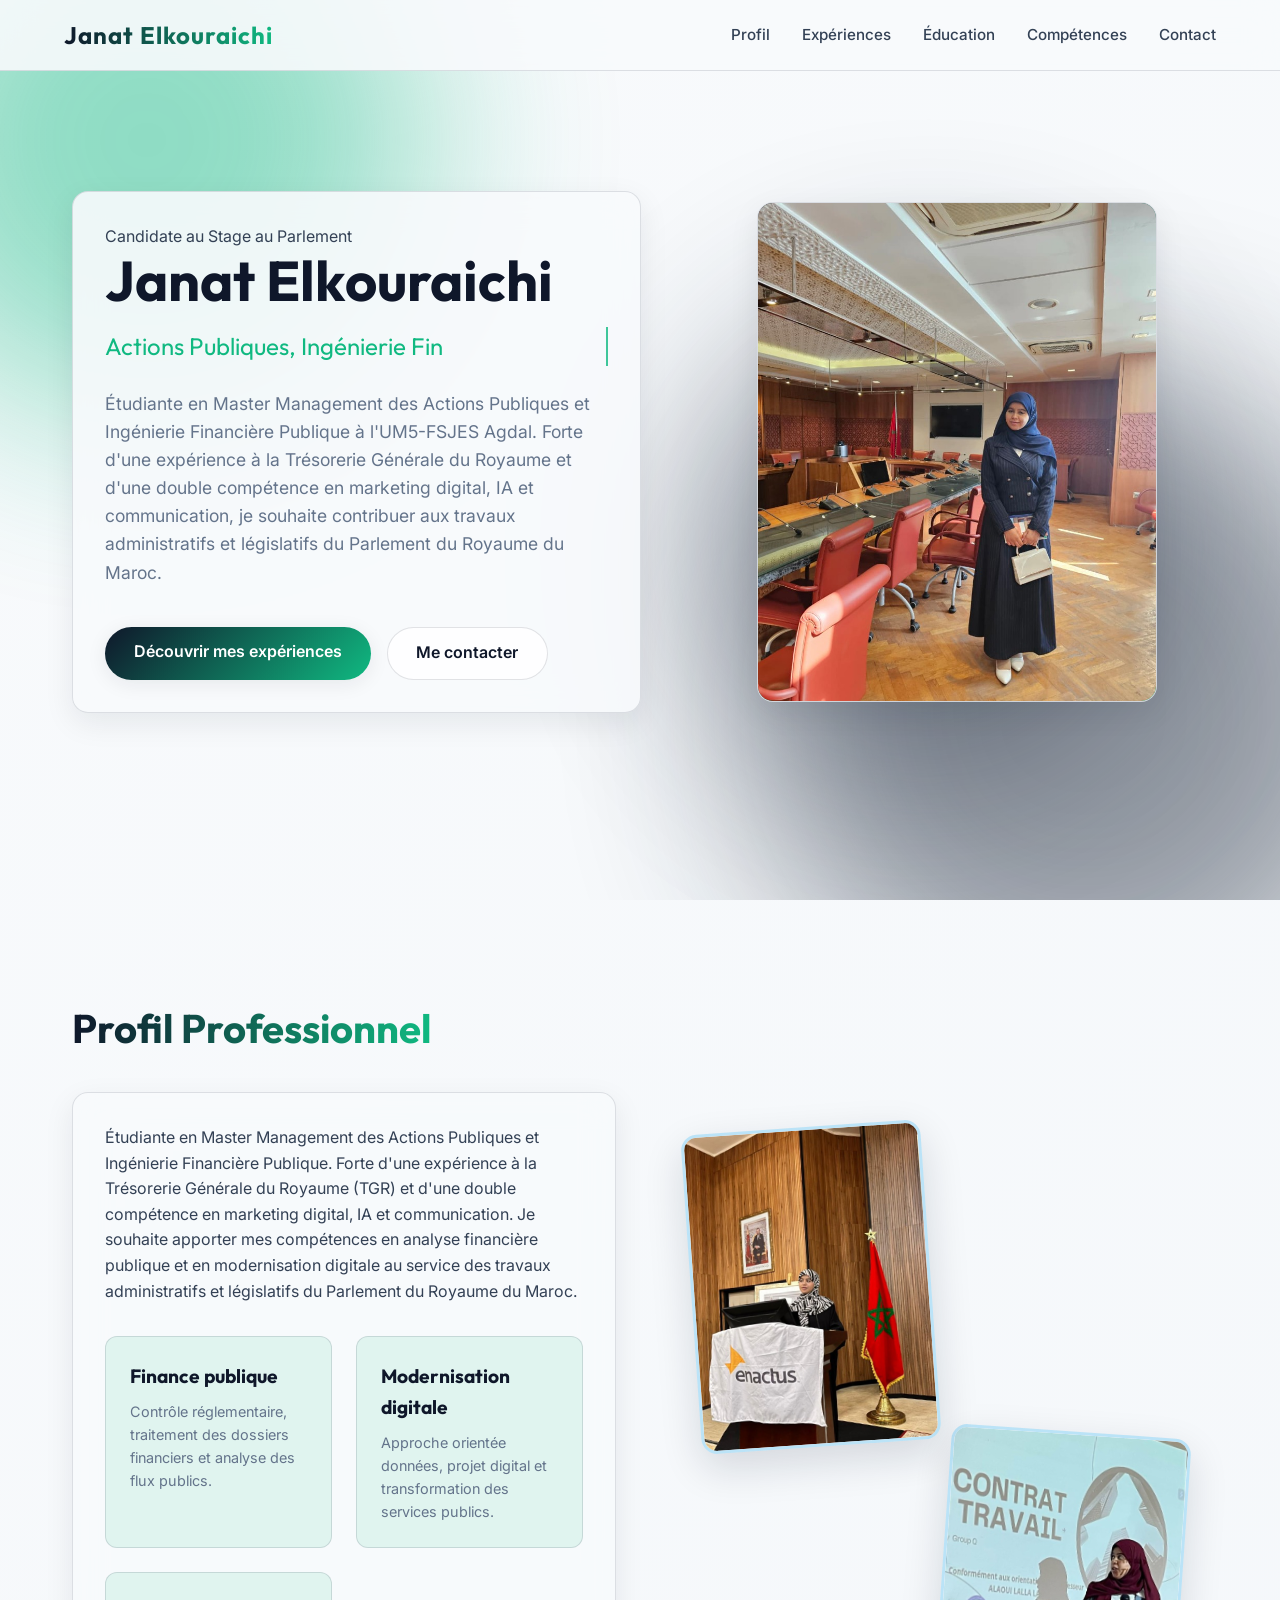
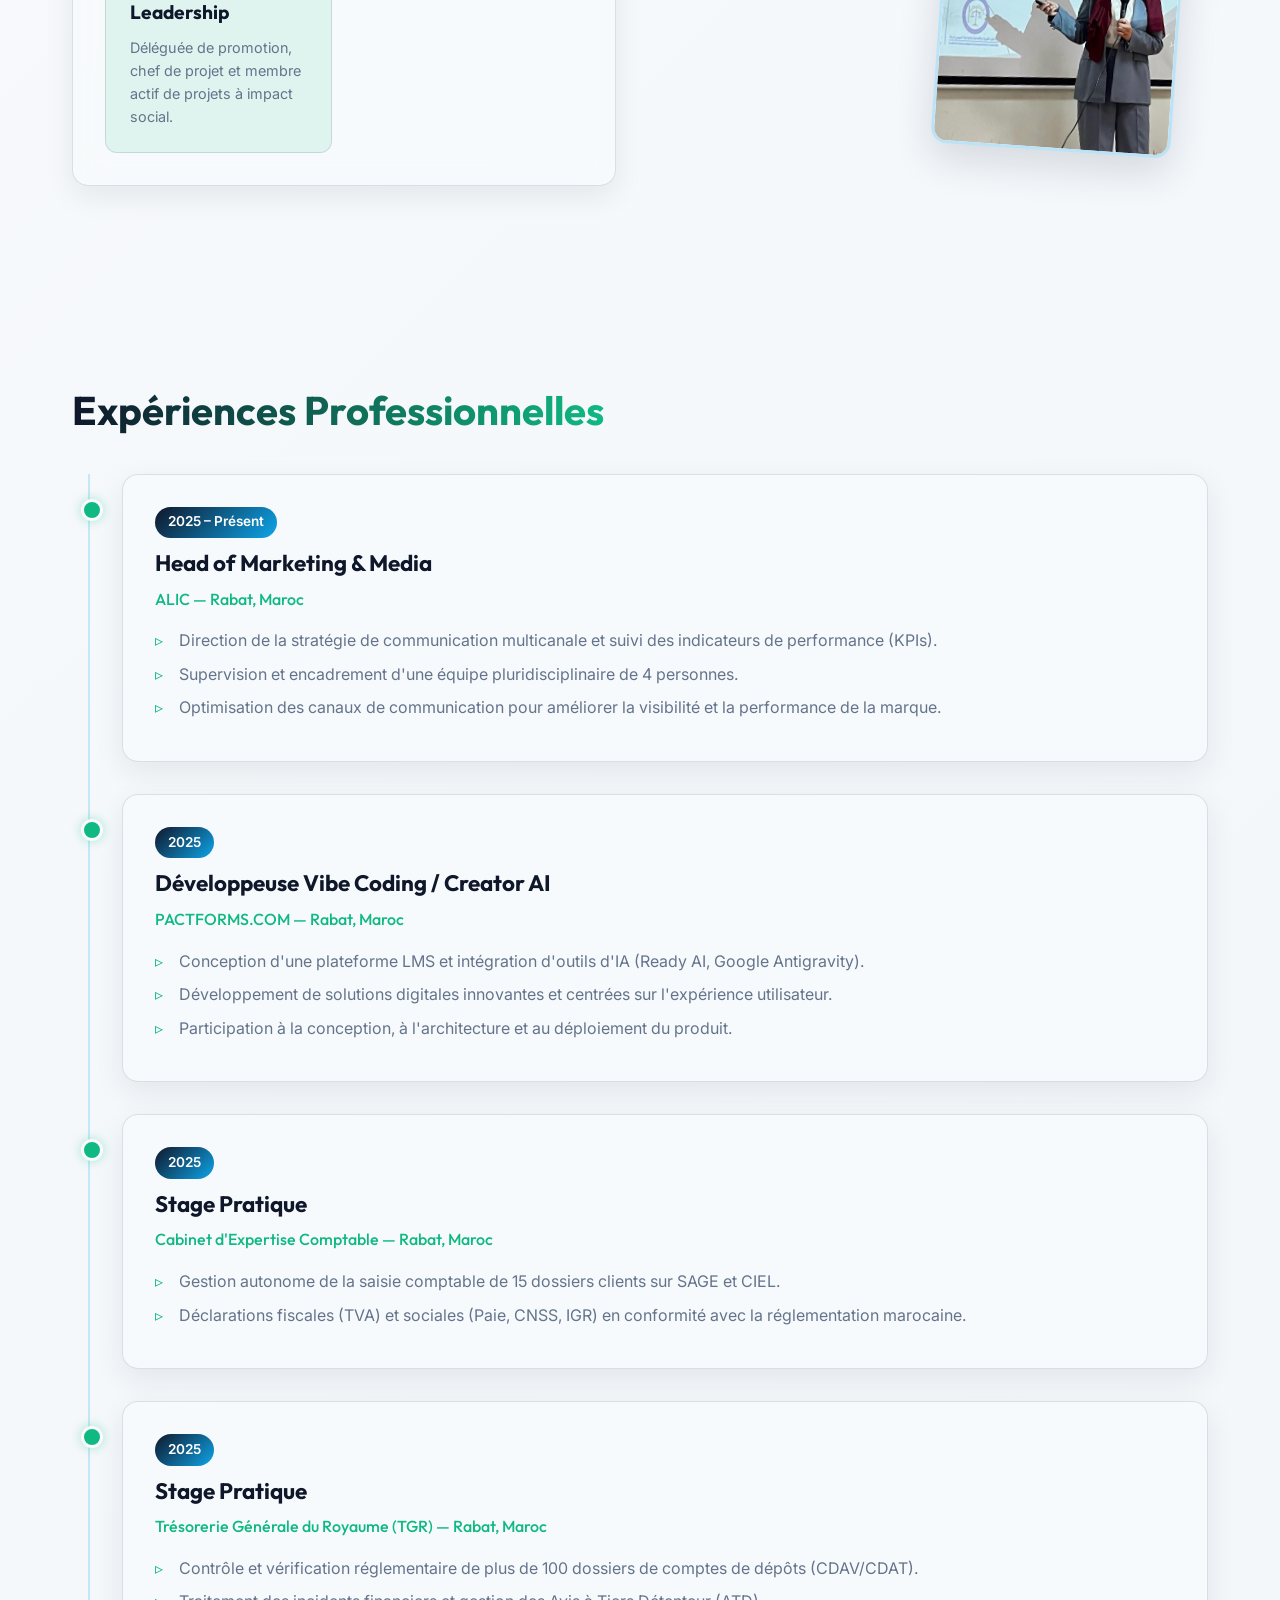
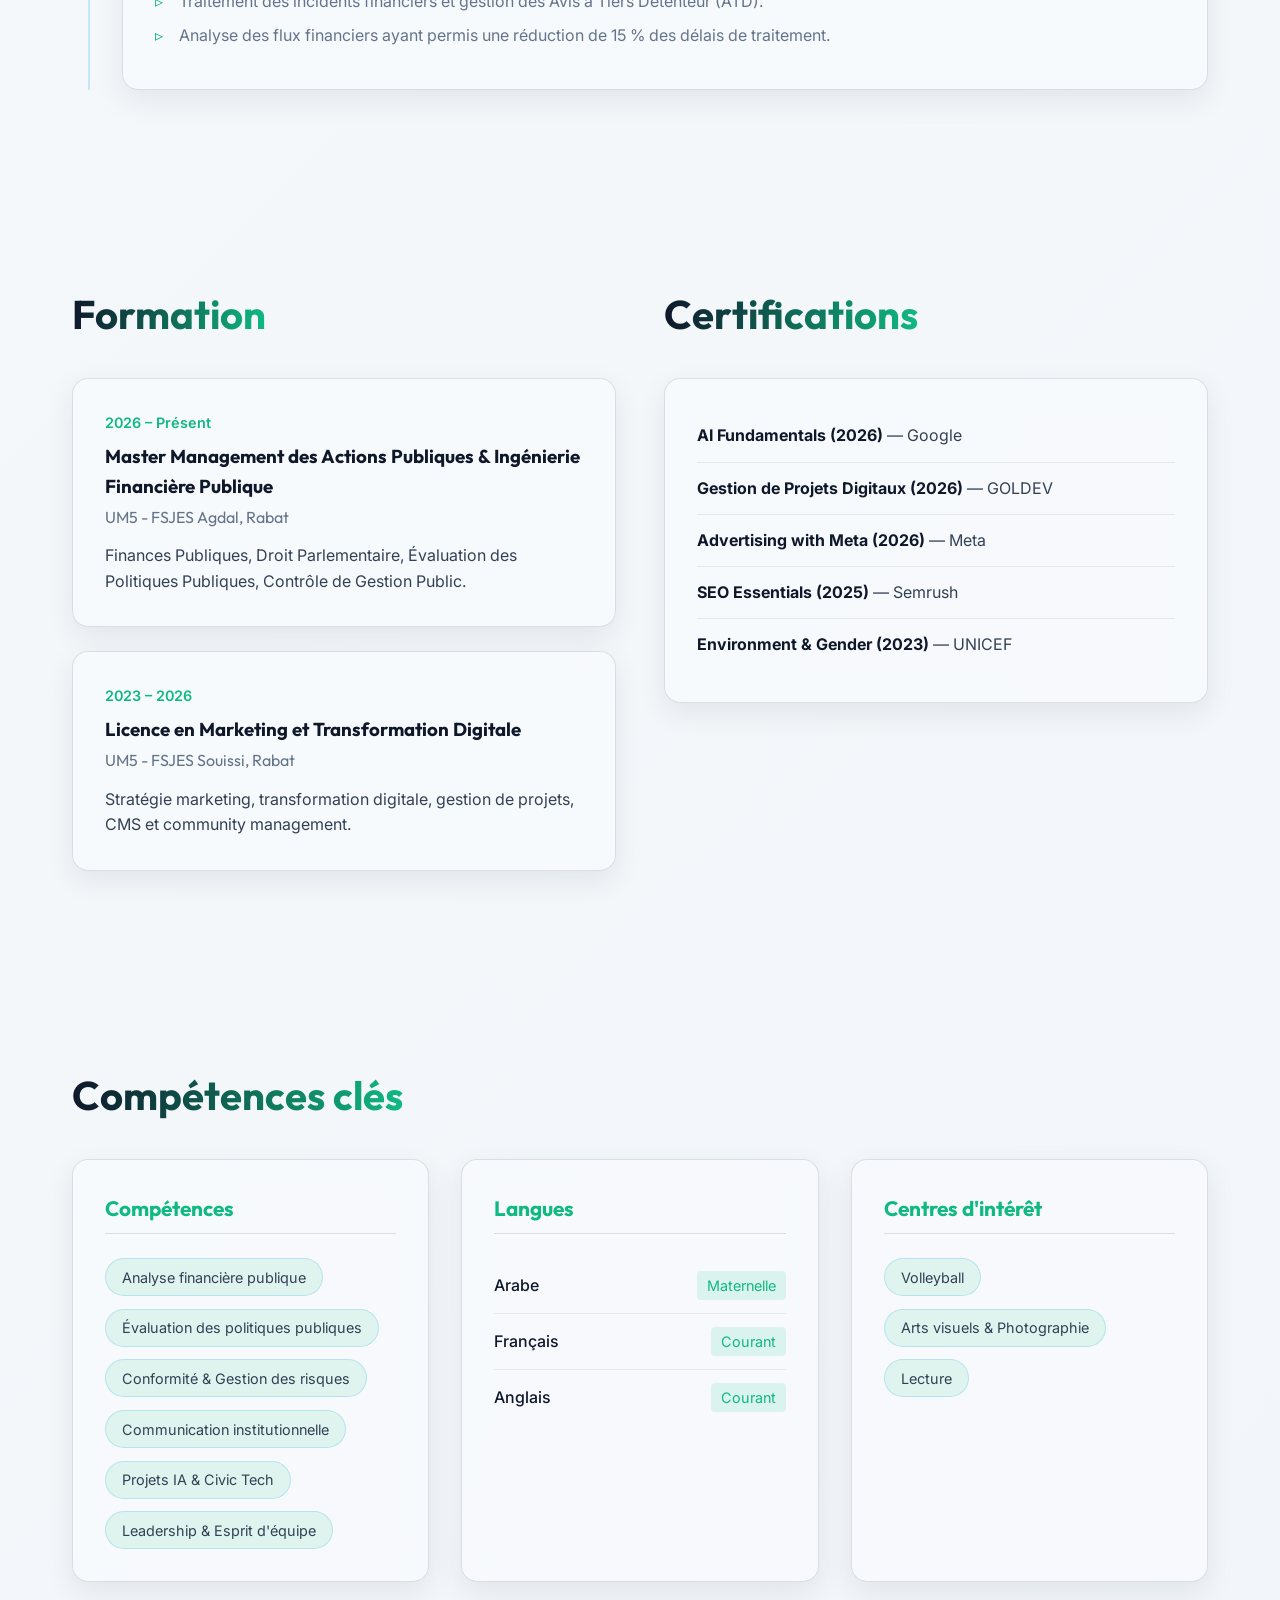
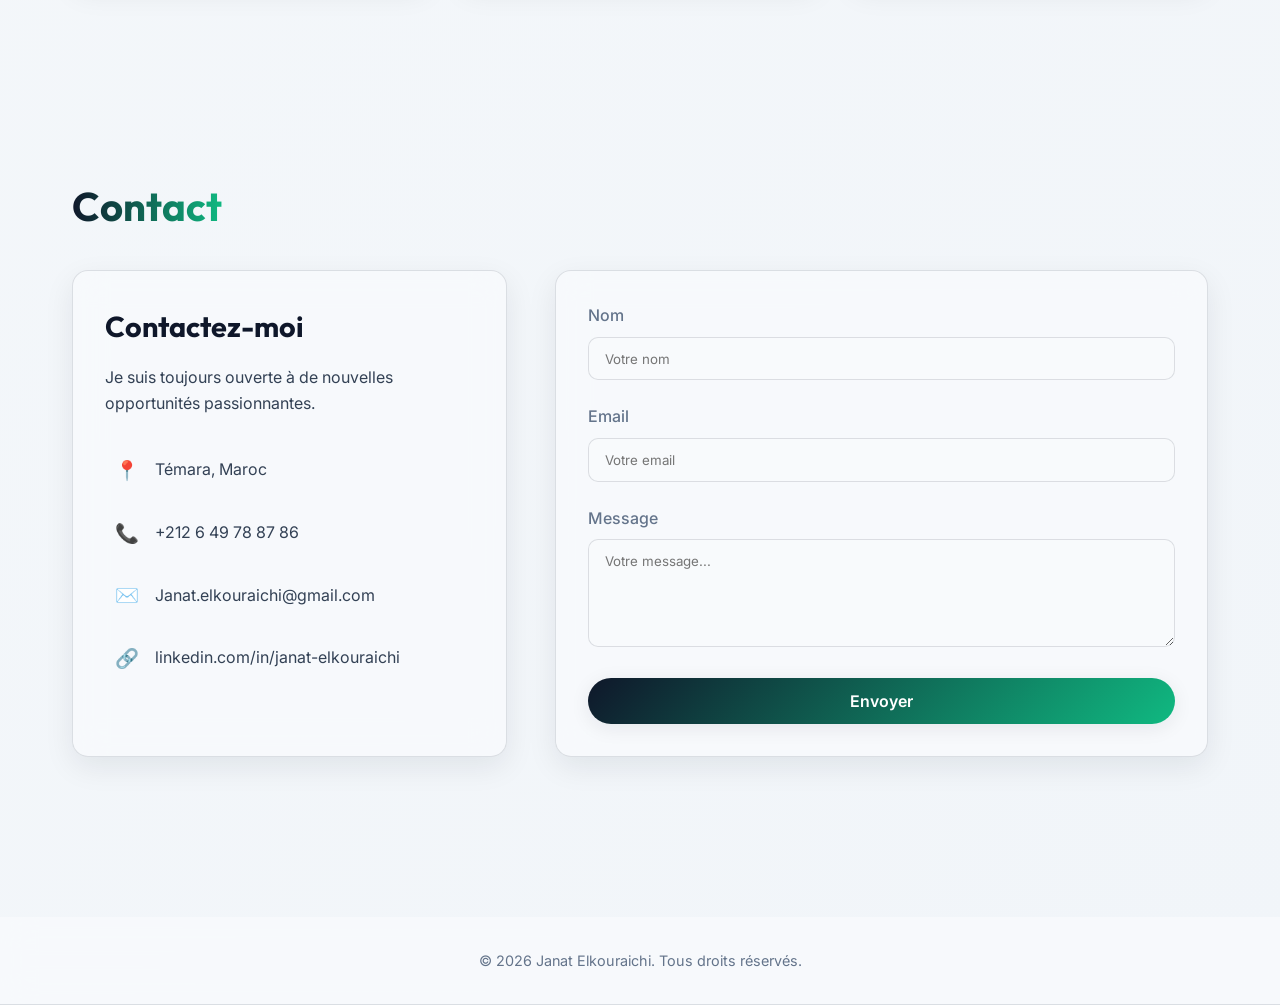
<file: index.html>
<!DOCTYPE html>
<html lang="fr">
<head>
    <meta charset="UTF-8">
    <meta name="viewport" content="width=device-width, initial-scale=1.0">
    <title>Janat Elkouraichi | Portfolio</title>
    <meta name="description" content="Portfolio de Janat Elkouraichi — candidate au stage au Parlement, spécialisée en actions publiques, ingénierie financière et modernisation digitale.">
    <link rel="preconnect" href="https://fonts.googleapis.com">
    <link rel="preconnect" href="https://fonts.gstatic.com" crossorigin>
    <link href="https://fonts.googleapis.com/css2?family=Inter:wght@300;400;500;600;700&family=Outfit:wght@400;600;700&display=swap" rel="stylesheet">
    <link rel="stylesheet" href="style.css">
</head>
<body>
    <div class="background-elements">
        <div class="blob blob-1"></div>
        <div class="blob blob-2"></div>
        <div class="blob blob-3"></div>
    </div>

    <nav class="navbar">
        <div class="nav-container glass">
            <a href="#top" class="logo">Janat Elkouraichi</a>
            <ul class="nav-links">
                <li><a href="#about">Profil</a></li>
                <li><a href="#experience">Expériences</a></li>
                <li><a href="#education">Éducation</a></li>
                <li><a href="#skills">Compétences</a></li>
                <li><a href="#contact">Contact</a></li>
            </ul>
        </div>
    </nav>

    <main id="top" class="container">
        <section id="hero" class="hero section">
            <div class="hero-content glass-card fade-in">
                <span class="eyebrow">Candidate au Stage au Parlement</span>
                <h1>Janat Elkouraichi</h1>
                <h2>Actions Publiques, Ingénierie Financière & Modernisation Digitale</h2>
                <p>Étudiante en Master Management des Actions Publiques et Ingénierie Financière Publique à l'UM5-FSJES Agdal. Forte d'une expérience à la Trésorerie Générale du Royaume et d'une double compétence en marketing digital, IA et communication, je souhaite contribuer aux travaux administratifs et législatifs du Parlement du Royaume du Maroc.</p>
                <div class="cta-buttons">
                    <a href="#experience" class="btn btn-primary">Découvrir mes expériences</a>
                    <a href="#contact" class="btn btn-secondary">Me contacter</a>
                </div>
            </div>
            <div class="hero-image fade-in delay-1">
                <div class="image-wrapper glass-card p-0">
                    <img src="profile.jpg" alt="Janat Elkouraichi" style="object-position: top;" />
                </div>
            </div>
        </section>

        <section id="about" class="section">
            <div class="section-header fade-in">
                <h2 class="title">Profil Professionnel</h2>
            </div>
            <div class="grid-2">
                <div class="about-content glass-card fade-in delay-1">
                    <p>Étudiante en Master Management des Actions Publiques et Ingénierie Financière Publique. Forte d'une expérience à la Trésorerie Générale du Royaume (TGR) et d'une double compétence en marketing digital, IA et communication. Je souhaite apporter mes compétences en analyse financière publique et en modernisation digitale au service des travaux administratifs et législatifs du Parlement du Royaume du Maroc.</p>

                    <div class="about-highlights">
                        <div class="highlight-item">
                            <h3>Finance publique</h3>
                            <p>Contrôle réglementaire, traitement des dossiers financiers et analyse des flux publics.</p>
                        </div>
                        <div class="highlight-item">
                            <h3>Modernisation digitale</h3>
                            <p>Approche orientée données, projet digital et transformation des services publics.</p>
                        </div>
                        <div class="highlight-item">
                            <h3>Leadership</h3>
                            <p>Déléguée de promotion, chef de projet et membre actif de projets à impact social.</p>
                        </div>
                    </div>
                </div>

                <div class="about-gallery fade-in delay-2">
                    <img src="enactus.jpg" alt="Janat à Enactus" class="gallery-img img-1 float-anim">
                    <img src="presentation.jpg" alt="Janat en présentation" class="gallery-img img-2 float-anim delay-2">
                </div>
            </div>
        </section>

        <section id="experience" class="section">
            <div class="section-header fade-in">
                <h2 class="title">Expériences Professionnelles</h2>
            </div>
            <div class="timeline">
                <div class="timeline-item glass-card fade-in delay-1">
                    <div class="timeline-date">2025 – Présent</div>
                    <h3 class="timeline-title">Head of Marketing & Media</h3>
                    <h4 class="timeline-company">ALIC — Rabat, Maroc</h4>
                    <ul>
                        <li>Direction de la stratégie de communication multicanale et suivi des indicateurs de performance (KPIs).</li>
                        <li>Supervision et encadrement d'une équipe pluridisciplinaire de 4 personnes.</li>
                        <li>Optimisation des canaux de communication pour améliorer la visibilité et la performance de la marque.</li>
                    </ul>
                </div>

                <div class="timeline-item glass-card fade-in delay-2">
                    <div class="timeline-date">2025</div>
                    <h3 class="timeline-title">Développeuse Vibe Coding / Creator AI</h3>
                    <h4 class="timeline-company">PACTFORMS.COM — Rabat, Maroc</h4>
                    <ul>
                        <li>Conception d'une plateforme LMS et intégration d'outils d'IA (Ready AI, Google Antigravity).</li>
                        <li>Développement de solutions digitales innovantes et centrées sur l'expérience utilisateur.</li>
                        <li>Participation à la conception, à l'architecture et au déploiement du produit.</li>
                    </ul>
                </div>

                <div class="timeline-item glass-card fade-in delay-3">
                    <div class="timeline-date">2025</div>
                    <h3 class="timeline-title">Stage Pratique</h3>
                    <h4 class="timeline-company">Cabinet d'Expertise Comptable — Rabat, Maroc</h4>
                    <ul>
                        <li>Gestion autonome de la saisie comptable de 15 dossiers clients sur SAGE et CIEL.</li>
                        <li>Déclarations fiscales (TVA) et sociales (Paie, CNSS, IGR) en conformité avec la réglementation marocaine.</li>
                    </ul>
                </div>

                <div class="timeline-item glass-card fade-in delay-4">
                    <div class="timeline-date">2025</div>
                    <h3 class="timeline-title">Stage Pratique</h3>
                    <h4 class="timeline-company">Trésorerie Générale du Royaume (TGR) — Rabat, Maroc</h4>
                    <ul>
                        <li>Contrôle et vérification réglementaire de plus de 100 dossiers de comptes de dépôts (CDAV/CDAT).</li>
                        <li>Traitement des incidents financiers et gestion des Avis à Tiers Détenteur (ATD).</li>
                        <li>Analyse des flux financiers ayant permis une réduction de 15 % des délais de traitement.</li>
                    </ul>
                </div>
            </div>
        </section>

        <section id="education" class="section grid-2">
            <div>
                <div class="section-header fade-in">
                    <h2 class="title">Formation</h2>
                </div>
                <div class="education-list fade-in delay-1">
                    <div class="edu-item glass-card">
                        <div class="edu-year">2026 – Présent</div>
                        <h3>Master Management des Actions Publiques & Ingénierie Financière Publique</h3>
                        <h4>UM5 - FSJES Agdal, Rabat</h4>
                        <p>Finances Publiques, Droit Parlementaire, Évaluation des Politiques Publiques, Contrôle de Gestion Public.</p>
                    </div>
                    <div class="edu-item glass-card">
                        <div class="edu-year">2023 – 2026</div>
                        <h3>Licence en Marketing et Transformation Digitale</h3>
                        <h4>UM5 - FSJES Souissi, Rabat</h4>
                        <p>Stratégie marketing, transformation digitale, gestion de projets, CMS et community management.</p>
                    </div>
                </div>
            </div>

            <div>
                <div class="section-header fade-in">
                    <h2 class="title">Certifications</h2>
                </div>
                <div class="cert-list glass-card fade-in delay-2">
                    <ul>
                        <li><strong>AI Fundamentals (2026)</strong> — Google</li>
                        <li><strong>Gestion de Projets Digitaux (2026)</strong> — GOLDEV</li>
                        <li><strong>Advertising with Meta (2026)</strong> — Meta</li>
                        <li><strong>SEO Essentials (2025)</strong> — Semrush</li>
                        <li><strong>Environment & Gender (2023)</strong> — UNICEF</li>
                    </ul>
                </div>
            </div>
        </section>

        <section id="skills" class="section">
            <div class="section-header fade-in">
                <h2 class="title">Compétences clés</h2>
            </div>

            <div class="skills-grid fade-in delay-1">
                <div class="skill-category glass-card">
                    <h3>Compétences</h3>
                    <ul class="tag-list">
                        <li class="tag">Analyse financière publique</li>
                        <li class="tag">Évaluation des politiques publiques</li>
                        <li class="tag">Conformité & Gestion des risques</li>
                        <li class="tag">Communication institutionnelle</li>
                        <li class="tag">Projets IA & Civic Tech</li>
                        <li class="tag">Leadership & Esprit d'équipe</li>
                    </ul>
                </div>

                <div class="skill-category glass-card">
                    <h3>Langues</h3>
                    <div class="lang-item">
                        <span class="lang-name">Arabe</span>
                        <span class="lang-level">Maternelle</span>
                    </div>
                    <div class="lang-item">
                        <span class="lang-name">Français</span>
                        <span class="lang-level">Courant</span>
                    </div>
                    <div class="lang-item">
                        <span class="lang-name">Anglais</span>
                        <span class="lang-level">Courant</span>
                    </div>
                </div>

                <div class="skill-category glass-card">
                    <h3>Centres d'intérêt</h3>
                    <ul class="tag-list">
                        <li class="tag">Volleyball</li>
                        <li class="tag">Arts visuels & Photographie</li>
                        <li class="tag">Lecture</li>
                    </ul>
                </div>
            </div>
        </section>

        <section id="contact" class="section">
            <div class="section-header fade-in">
                <h2 class="title">Contact</h2>
            </div>

            <div class="contact-grid">
                <div class="contact-info glass-card fade-in delay-1">
                    <h3>Contactez-moi</h3>
                    <p>Je suis toujours ouverte à de nouvelles opportunités passionnantes.</p>

                    <div class="contact-details">
                        <div class="contact-row">
                            <span class="icon">📍</span>
                            <span>Témara, Maroc</span>
                        </div>
                        <div class="contact-row">
                            <span class="icon">📞</span>
                            <span>+212 6 49 78 87 86</span>
                        </div>
                        <div class="contact-row">
                            <span class="icon">✉️</span>
                            <a href="mailto:Janat.elkouraichi@gmail.com">Janat.elkouraichi@gmail.com</a>
                        </div>
                        <div class="contact-row">
                            <span class="icon">🔗</span>
                            <a href="https://linkedin.com/in/janat-elkouraichi" target="_blank" rel="noopener noreferrer">linkedin.com/in/janat-elkouraichi</a>
                        </div>
                    </div>
                </div>

                <form id="contact-form" class="contact-form glass-card fade-in delay-2" action="https://formspree.io/f/mvzenrpd" method="POST">
                    <div class="form-group">
                        <label for="name">Nom</label>
                        <input type="text" id="name" name="name" placeholder="Votre nom" required>
                    </div>
                    <div class="form-group">
                        <label for="email">Email</label>
                        <input type="email" id="email" name="email" placeholder="Votre email" required>
                    </div>
                    <div class="form-group">
                        <label for="message">Message</label>
                        <textarea id="message" name="message" rows="5" placeholder="Votre message..." required></textarea>
                    </div>
                    <button type="submit" class="btn btn-primary w-full">Envoyer</button>
                    <div id="form-message" class="form-message" role="status" aria-live="polite" style="display:none; margin-top:1rem; color: #16a34a;"></div>
                </form>
            </div>
        </section>
    </main>

    <footer class="footer glass">
        <p>&copy; 2026 Janat Elkouraichi. Tous droits réservés.</p>
    </footer>

    <a href="#top" class="back-to-top" aria-label="Retour en haut">↑</a>

    <script src="script.js"></script>
</body>
</html>
</file>
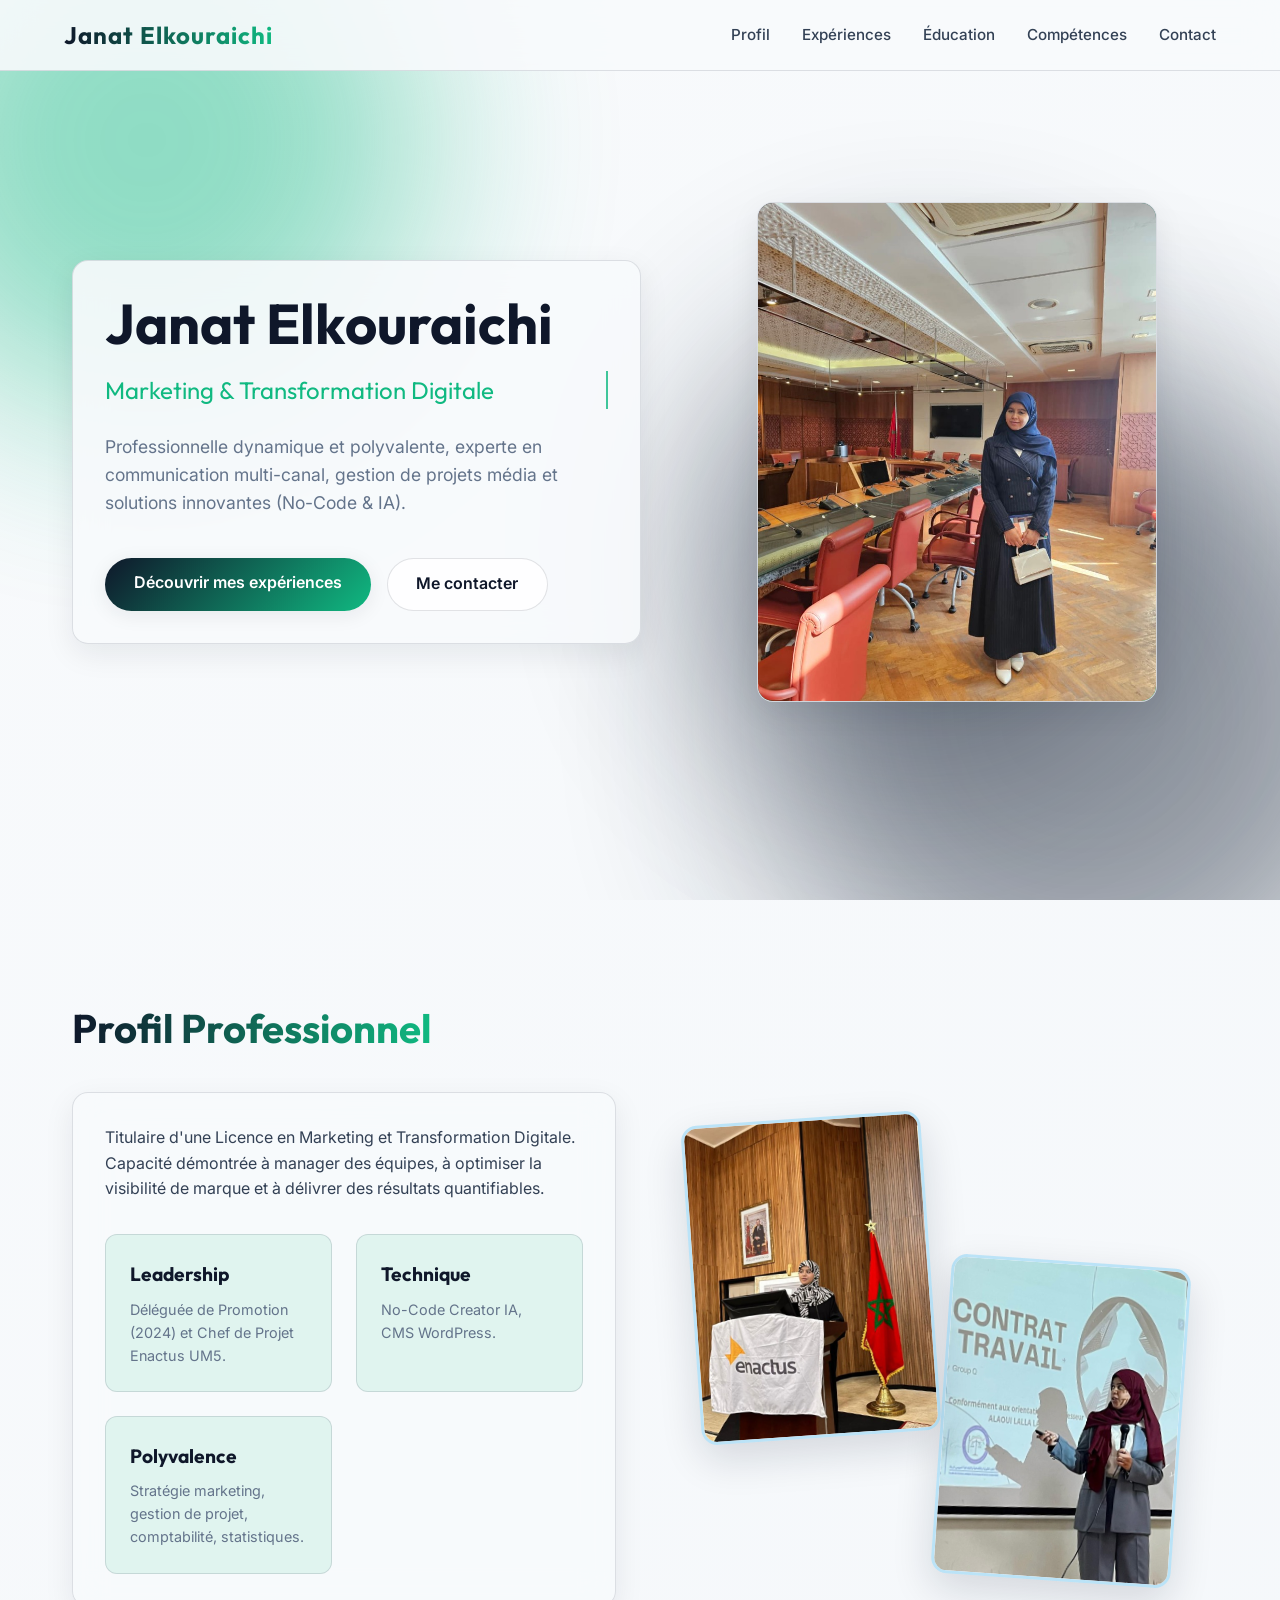
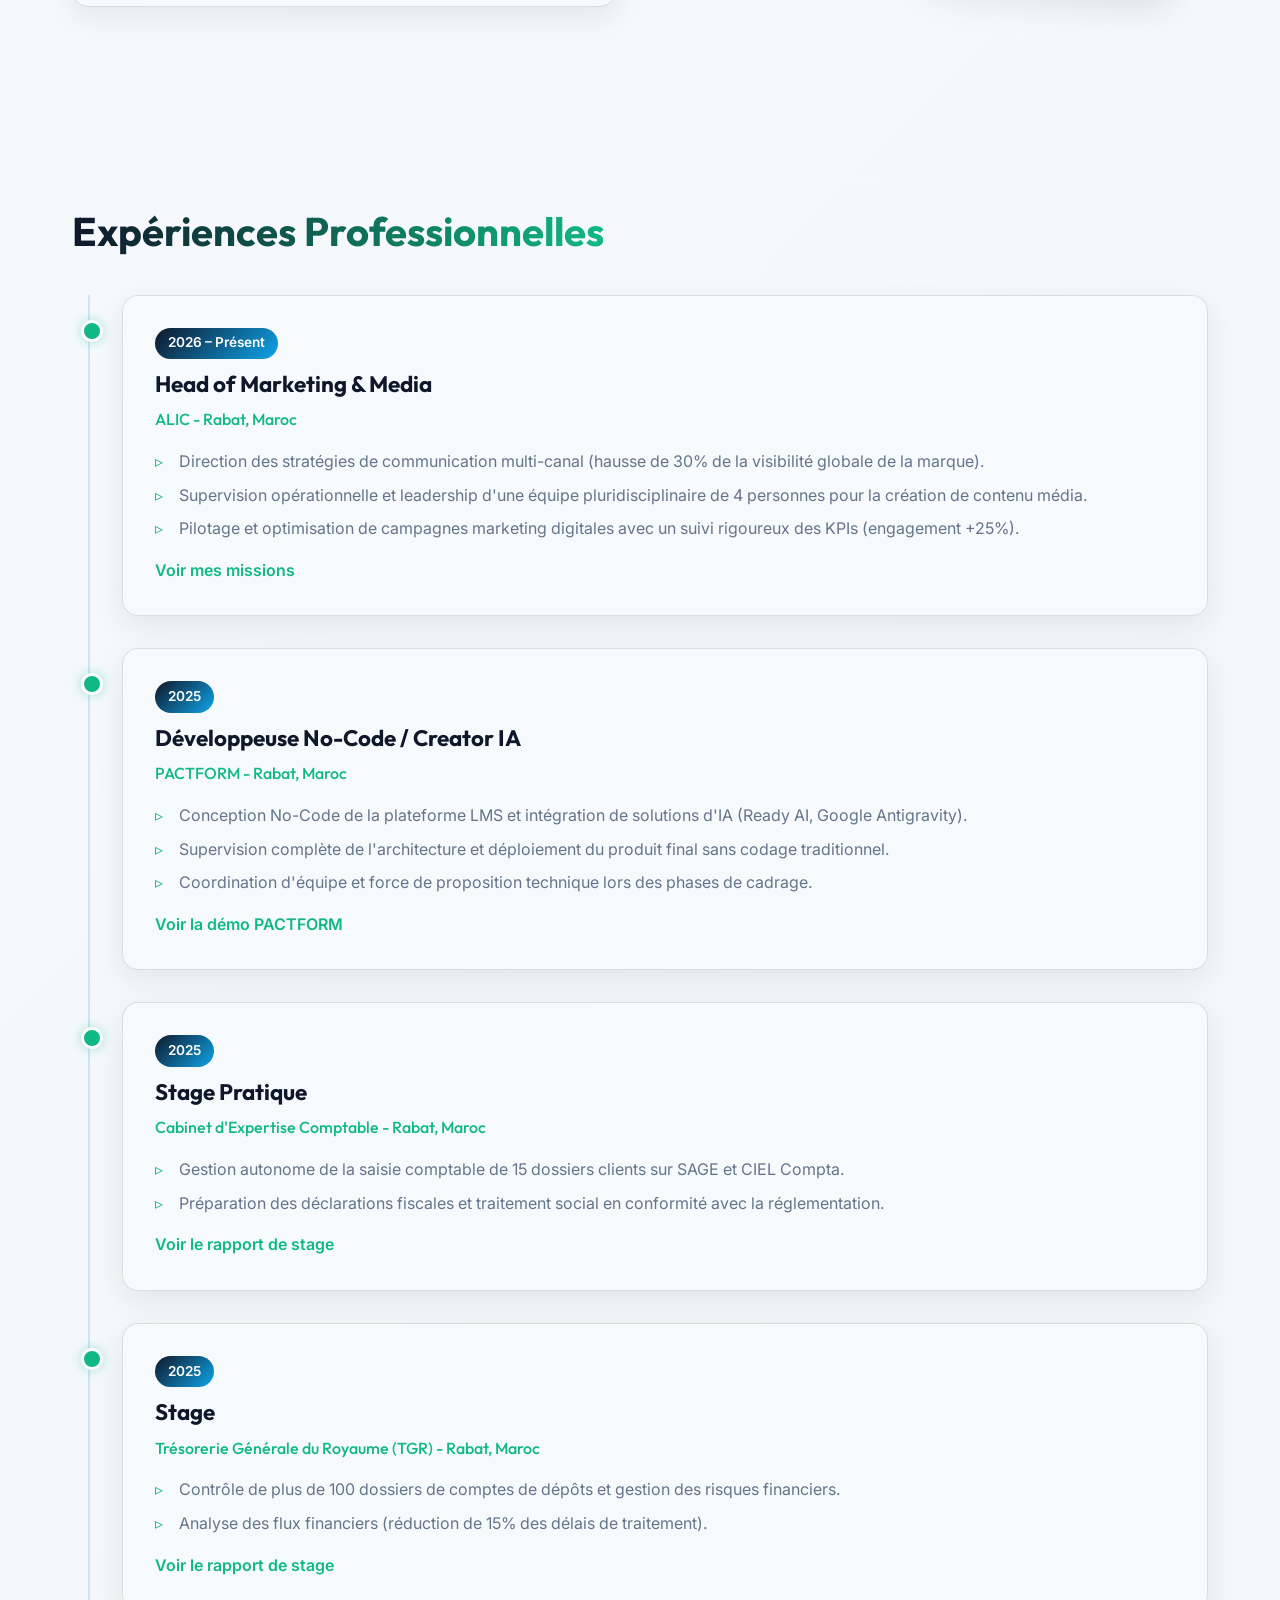
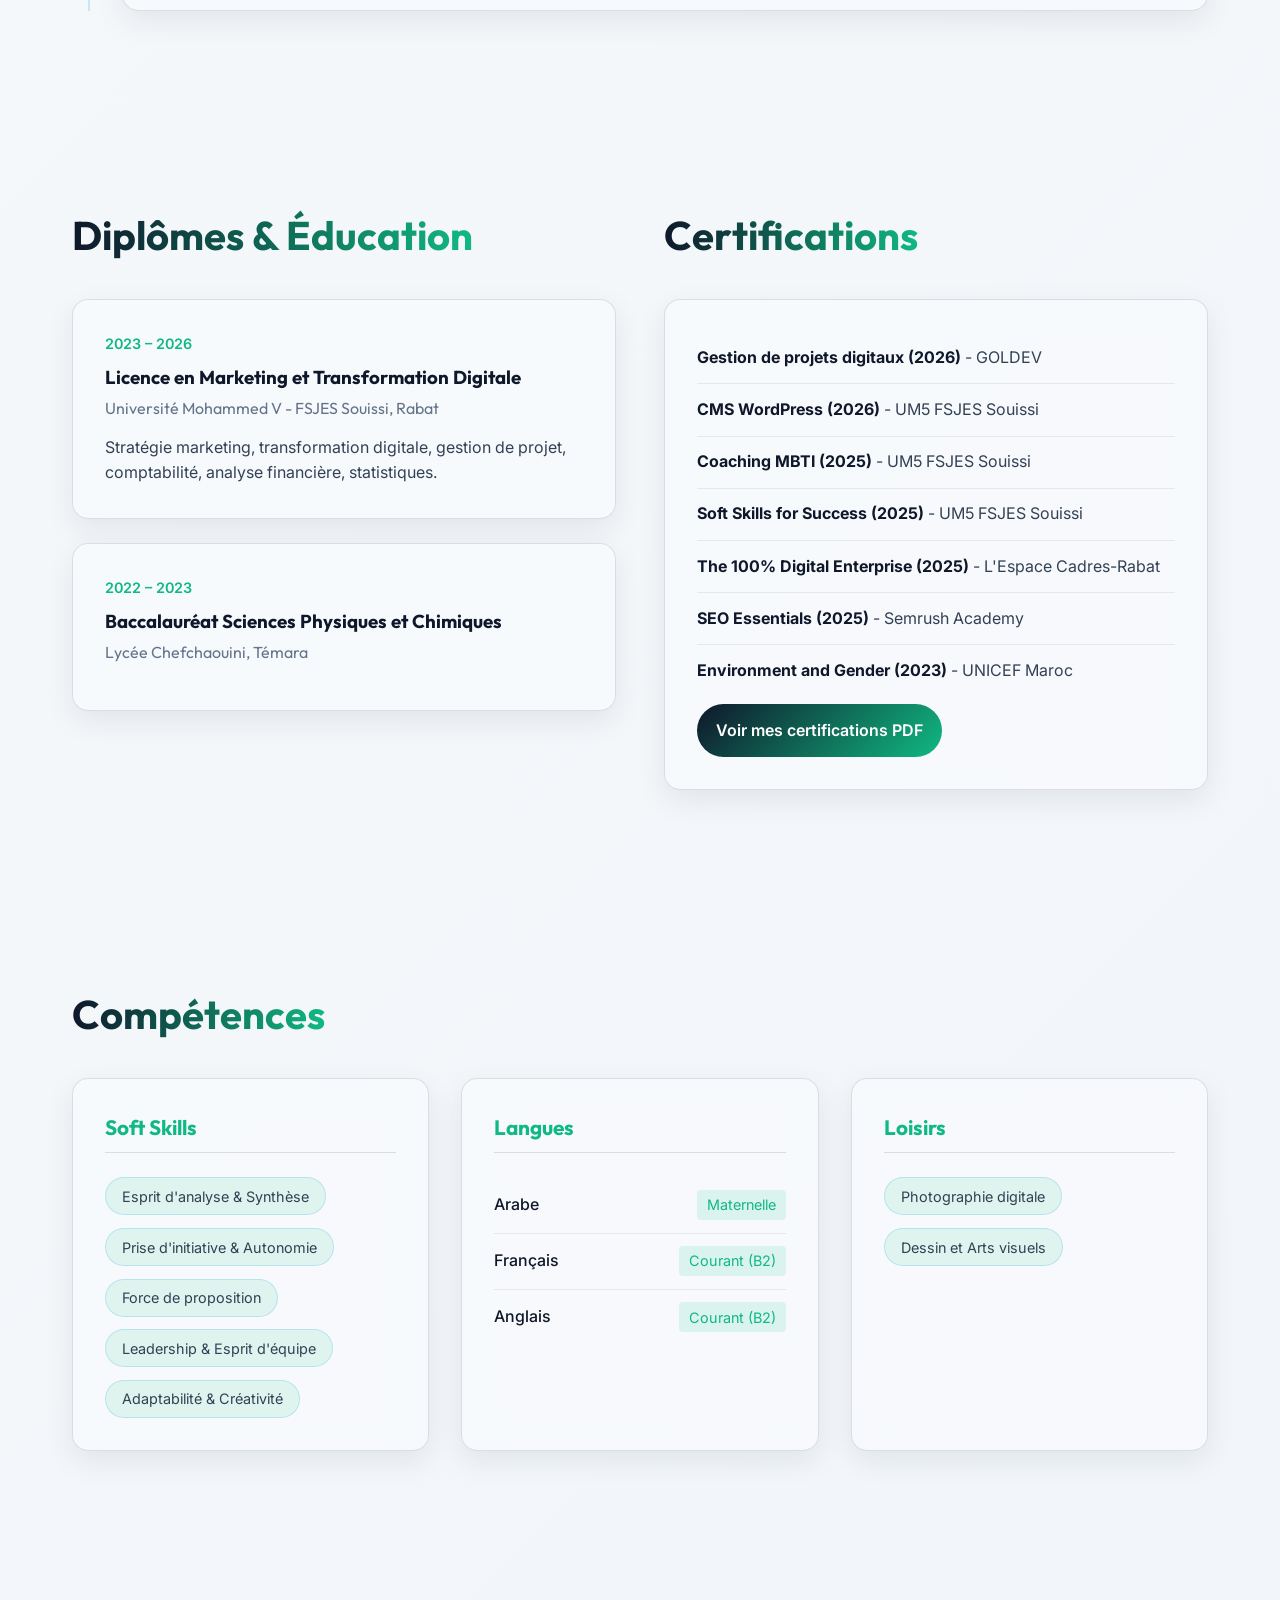
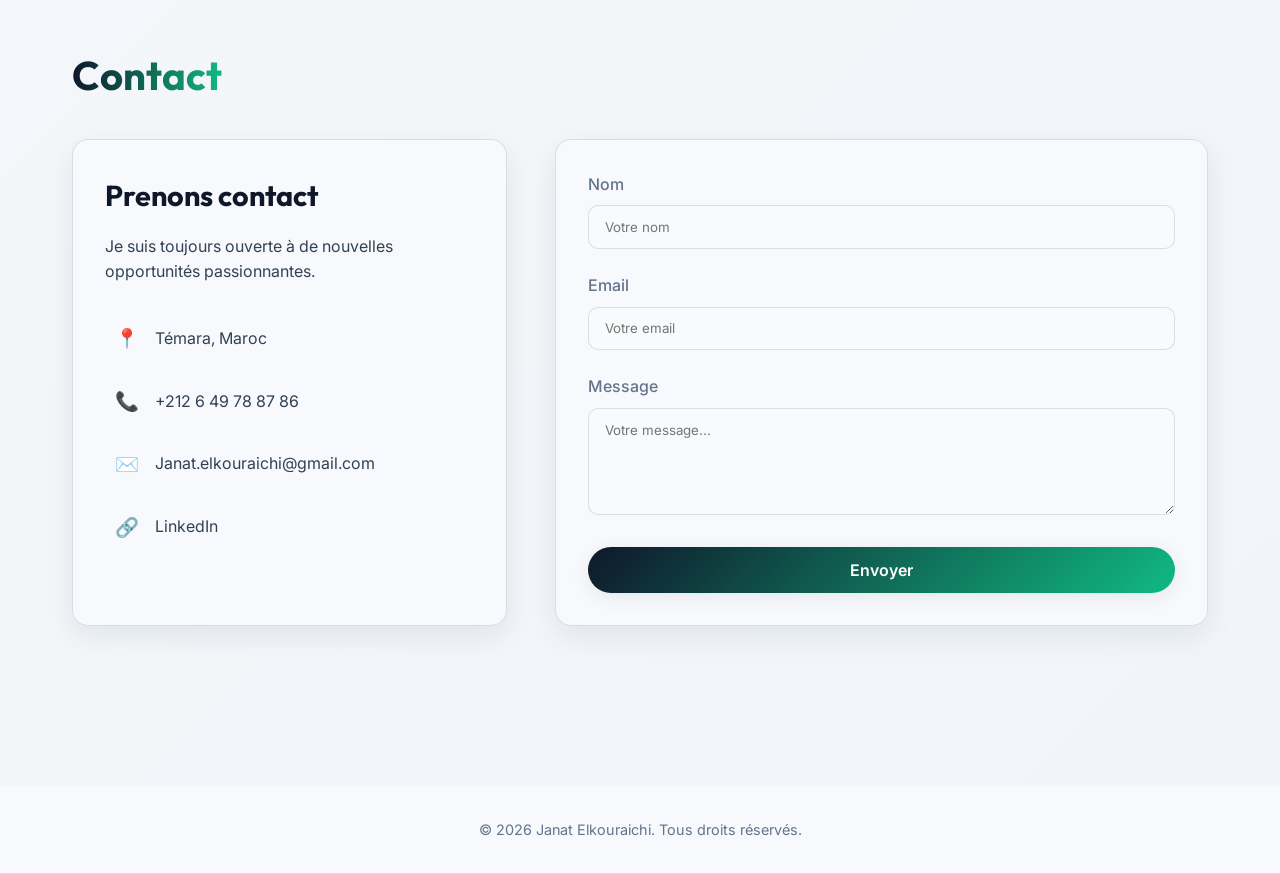
<file: index (1).html>
<!DOCTYPE html>
<html lang="fr">
<head>
    <meta charset="UTF-8">
    <meta name="viewport" content="width=device-width, initial-scale=1.0">
    <title>Janat Elkouraichi - Portfolio</title>
    <link rel="preconnect" href="https://fonts.googleapis.com">
    <link rel="preconnect" href="https://fonts.gstatic.com" crossorigin>
    <link href="https://fonts.googleapis.com/css2?family=Inter:wght@300;400;500;600;700&family=Outfit:wght@400;600;700&display=swap" rel="stylesheet">
    <link rel="stylesheet" href="style.css">
</head>
<body>
    <div class="background-elements">
        <div class="blob blob-1"></div>
        <div class="blob blob-2"></div>
        <div class="blob blob-3"></div>
    </div>

    <nav class="navbar">
        <div class="nav-container glass">
            <a href="#" class="logo">Janat Elkouraichi</a>
            <ul class="nav-links">
                <li><a href="#about">Profil</a></li>
                <li><a href="#experience">Expériences</a></li>
                <li><a href="#education">Éducation</a></li>
                <li><a href="#skills">Compétences</a></li>
                <li><a href="#contact">Contact</a></li>
            </ul>
        </div>
    </nav>

    <main id="top" class="container">
        <!-- Hero Section -->
        <section id="hero" class="hero section">
            <div class="hero-content glass-card fade-in">
                <h1>Janat Elkouraichi</h1>
                <h2>Marketing & Transformation Digitale</h2>
                <p>Professionnelle dynamique et polyvalente, experte en communication multi-canal, gestion de projets média et solutions innovantes (No-Code & IA).</p>
                <div class="cta-buttons">
                    <a href="#experience" class="btn btn-primary">Découvrir mes expériences</a>
                    <a href="#contact" class="btn btn-secondary">Me contacter</a>
                </div>
            </div>
            <div class="hero-image fade-in delay-1">
                <div class="image-wrapper glass-card p-0">
                   <!-- Photo of Janat -->
                   <img src="profile.jpg" alt="Janat Elkouraichi" style="object-position: top;" />
                </div>
            </div>
        </section>

        <!-- About / Profile Section -->
        <section id="about" class="section">
            <div class="section-header fade-in">
                <h2 class="title">Profil Professionnel</h2>
            </div>
            <div class="grid-2">
                <div class="about-content glass-card fade-in delay-1">
                    <p>Titulaire d'une Licence en Marketing et Transformation Digitale. Capacité démontrée à manager des équipes, à optimiser la visibilité de marque et à délivrer des résultats quantifiables.</p>
                    
                    <div class="about-highlights">
                        <div class="highlight-item">
                            <h3>Leadership</h3>
                            <p>Déléguée de Promotion (2024) et Chef de Projet Enactus UM5.</p>
                        </div>
                        <div class="highlight-item">
                            <h3>Technique</h3>
                            <p>No-Code Creator IA, CMS WordPress.</p>
                        </div>
                        <div class="highlight-item">
                            <h3>Polyvalence</h3>
                            <p>Stratégie marketing, gestion de projet, comptabilité, statistiques.</p>
                        </div>
                    </div>
                </div>
                <div class="about-gallery fade-in delay-2">
                    <img src="enactus.jpg" alt="Janat at Enactus" class="gallery-img img-1 float-anim">
                    <img src="presentation.jpg" alt="Janat presenting" class="gallery-img img-2 float-anim delay-2">
                </div>
            </div>
        </section>

        <!-- Experience Section -->
        <section id="experience" class="section">
            <div class="section-header fade-in">
                <h2 class="title">Expériences Professionnelles</h2>
            </div>
            <div class="timeline">
                <div class="timeline-item glass-card fade-in delay-1">
                    <div class="timeline-date">2026 – Présent</div>
                    <h3 class="timeline-title">Head of Marketing & Media</h3>
                    <h4 class="timeline-company">ALIC - Rabat, Maroc</h4>
                    <ul>
                        <li>Direction des stratégies de communication multi-canal (hausse de 30% de la visibilité globale de la marque).</li>
                        <li>Supervision opérationnelle et leadership d'une équipe pluridisciplinaire de 4 personnes pour la création de contenu média.</li>
                        <li>Pilotage et optimisation de campagnes marketing digitales avec un suivi rigoureux des KPIs (engagement +25%).</li>
                    </ul>
                    <p style="margin-top: 1rem;"><a href="https://drive.google.com/file/d/1-Y9lZAb0oGQHAtSRMPZthnnesTGtHN_x/view?usp=drivesdk" target="_blank" rel="noopener noreferrer" style="color: var(--accent); font-weight: 600; text-decoration: none;">Voir mes missions</a></p>
                </div>
                
                <div class="timeline-item glass-card fade-in delay-2">
                    <div class="timeline-date">2025</div>
                    <h3 class="timeline-title">Développeuse No-Code / Creator IA</h3>
                    <h4 class="timeline-company">PACTFORM - Rabat, Maroc</h4>
                    <ul>
                        <li>Conception No-Code de la plateforme LMS et intégration de solutions d'IA (Ready AI, Google Antigravity).</li>
                        <li>Supervision complète de l'architecture et déploiement du produit final sans codage traditionnel.</li>
                        <li>Coordination d'équipe et force de proposition technique lors des phases de cadrage.</li>
                    </ul>                    <p style="margin-top: 1rem;"><a href="https://share.google/BtrpW6RFjWKvcVA5F" target="_blank" rel="noopener noreferrer" style="color: var(--accent); font-weight: 600; text-decoration: none;">Voir la démo PACTFORM</a></p>                </div>

                <div class="timeline-item glass-card fade-in delay-3">
                    <div class="timeline-date">2025</div>
                    <h3 class="timeline-title">Stage Pratique</h3>
                    <h4 class="timeline-company">Cabinet d'Expertise Comptable - Rabat, Maroc</h4>
                    <ul>
                        <li>Gestion autonome de la saisie comptable de 15 dossiers clients sur SAGE et CIEL Compta.</li>
                        <li>Préparation des déclarations fiscales et traitement social en conformité avec la réglementation.</li>
                    </ul>
                    <p style="margin-top: 1rem;"><a href="https://drive.google.com/file/d/1snNIpuvTlCOHzDoHXBgx4QS0AJBR9Tos/view?usp=drivesdk" target="_blank" rel="noopener noreferrer" style="color: var(--accent); font-weight: 600; text-decoration: none;">Voir le rapport de stage</a></p>
                </div>

                 <div class="timeline-item glass-card fade-in delay-4">
                    <div class="timeline-date">2025</div>
                    <h3 class="timeline-title">Stage</h3>
                    <h4 class="timeline-company">Trésorerie Générale du Royaume (TGR) - Rabat, Maroc</h4>
                    <ul>
                        <li>Contrôle de plus de 100 dossiers de comptes de dépôts et gestion des risques financiers.</li>
                        <li>Analyse des flux financiers (réduction de 15% des délais de traitement).</li>
                    </ul>
                    <p style="margin-top: 1rem;"><a href="https://drive.google.com/file/d/1fC4jPIr0KGiK8JB4nSnR9Nqzl9_BOuJx/view?usp=sharing" target="_blank" rel="noopener noreferrer" style="color: var(--accent); font-weight: 600; text-decoration: none;">Voir le rapport de stage</a></p>
                </div>
            </div>
        </section>

        <!-- Education & Certifications -->
        <section id="education" class="section grid-2">
            <div>
                <div class="section-header fade-in">
                    <h2 class="title">Diplômes & Éducation</h2>
                </div>
                <div class="education-list fade-in delay-1">
                    <div class="edu-item glass-card">
                        <div class="edu-year">2023 – 2026</div>
                        <h3>Licence en Marketing et Transformation Digitale</h3>
                        <h4>Université Mohammed V - FSJES Souissi, Rabat</h4>
                        <p>Stratégie marketing, transformation digitale, gestion de projet, comptabilité, analyse financière, statistiques.</p>
                    </div>
                    <div class="edu-item glass-card">
                        <div class="edu-year">2022 – 2023</div>
                        <h3>Baccalauréat Sciences Physiques et Chimiques</h3>
                        <h4>Lycée Chefchaouini, Témara</h4>
                    </div>
                </div>
            </div>

            <div>
                <div class="section-header fade-in">
                    <h2 class="title">Certifications</h2>
                </div>
                <div class="cert-list glass-card fade-in delay-2">
                    <ul>
                        <li><strong>Gestion de projets digitaux (2026)</strong> - GOLDEV</li>
                        <li><strong>CMS WordPress (2026)</strong> - UM5 FSJES Souissi</li>
                        <li><strong>Coaching MBTI (2025)</strong> - UM5 FSJES Souissi</li>
                        <li><strong>Soft Skills for Success (2025)</strong> - UM5 FSJES Souissi</li>
                        <li><strong>The 100% Digital Enterprise (2025)</strong> - L'Espace Cadres-Rabat</li>
                        <li><strong>SEO Essentials (2025)</strong> - Semrush Academy</li>
                        <li><strong>Environment and Gender (2023)</strong> - UNICEF Maroc</li>
                    </ul>
                    <a href="https://drive.google.com/drive/folders/15uvv-qBtk4iXQ_77C8LG5f-rL5Tu3Z-B" target="_blank" rel="noopener noreferrer" class="cert-link">
                        Voir mes certifications PDF
                    </a>
                </div>
            </div>
        </section>

        <!-- Skills Section -->
        <section id="skills" class="section">
            <div class="section-header fade-in">
                <h2 class="title">Compétences</h2>
            </div>
            
            <div class="skills-grid fade-in delay-1">
                <div class="skill-category glass-card">
                    <h3>Soft Skills</h3>
                    <ul class="tag-list">
                        <li class="tag">Esprit d'analyse & Synthèse</li>
                        <li class="tag">Prise d'initiative & Autonomie</li>
                        <li class="tag">Force de proposition</li>
                        <li class="tag">Leadership & Esprit d'équipe</li>
                        <li class="tag">Adaptabilité & Créativité</li>
                    </ul>
                </div>
                
                <div class="skill-category glass-card">
                    <h3>Langues</h3>
                    <div class="lang-item">
                        <span class="lang-name">Arabe</span>
                        <span class="lang-level">Maternelle</span>
                    </div>
                    <div class="lang-item">
                        <span class="lang-name">Français</span>
                        <span class="lang-level">Courant (B2)</span>
                    </div>
                    <div class="lang-item">
                        <span class="lang-name">Anglais</span>
                        <span class="lang-level">Courant (B2)</span>
                    </div>
                </div>

                <div class="skill-category glass-card">
                    <h3>Loisirs</h3>
                    <ul class="tag-list">
                        <li class="tag">Photographie digitale</li>
                        <li class="tag">Dessin et Arts visuels</li>
                    </ul>
                </div>
            </div>
        </section>

        <!-- Contact Section -->
        <section id="contact" class="section">
             <div class="section-header fade-in">
                <h2 class="title">Contact</h2>
            </div>
            
            <div class="contact-grid">
                <div class="contact-info glass-card fade-in delay-1">
                    <h3>Prenons contact</h3>
                    <p>Je suis toujours ouverte à de nouvelles opportunités passionnantes.</p>
                    
                    <div class="contact-details">
                        <div class="contact-row">
                            <span class="icon">📍</span>
                            <span>Témara, Maroc</span>
                        </div>
                        <div class="contact-row">
                            <span class="icon">📞</span>
                            <span>+212 6 49 78 87 86</span>
                        </div>
                        <div class="contact-row">
                            <span class="icon">✉️</span>
                            <a href="mailto:Janat.elkouraichi@gmail.com">Janat.elkouraichi@gmail.com</a>
                        </div>
                        <div class="contact-row">
                            <span class="icon">🔗</span>
                            <a href="https://linkedin.com/in/janat-elkouraichi" target="_blank">LinkedIn</a>
                        </div>
                    </div>
                </div>

                <form id="contact-form" class="contact-form glass-card fade-in delay-2" action="https://formspree.io/f/mvzenrpd" method="POST">
                    <div class="form-group">
                        <label for="name">Nom</label>
                        <input type="text" id="name" name="name" placeholder="Votre nom" required>
                    </div>
                    <div class="form-group">
                        <label for="email">Email</label>
                        <input type="email" id="email" name="email" placeholder="Votre email" required>
                    </div>
                    <div class="form-group">
                        <label for="message">Message</label>
                        <textarea id="message" name="message" rows="5" placeholder="Votre message..." required></textarea>
                    </div>
                    <button type="submit" class="btn btn-primary w-full">Envoyer</button>
                    <div id="form-message" class="form-message" role="status" aria-live="polite" style="display:none; margin-top:1rem; color: #16a34a;"></div>
                </form>
            </div>
        </section>
    </main>

    <footer class="footer glass">
        <p>&copy; 2026 Janat Elkouraichi. Tous droits réservés.</p>
    </footer>

    <a href="#top" class="back-to-top" aria-label="Retour en haut">↑</a>

    <script src="script.js"></script>
</body>
</html>
</file>
<file: style.css>
:root {
    /* خلفية الصفحة: أوف وايت بارد وهادئ */
    --bg-color: #F8FAFC;
    --bg-body: #F8FAFC;
    --surface-color: #FFFFFF;
    --text-color: #334155;

    /* اللون الرئيسي: نيلي عميق */
    --primary: #0F172A;

    /* لون التمييز الأساسي: ساج غرين هادئ */
    --accent: #10B981;

    /* لون ثانوي للأزرار والتفاصيل: تيال / أزرق-muted */
    --accent-secondary: #0EA5E9;

    /* خلفية البطاقات والأقسام: أبيض ناعم جداً */
    --bg-card: #FFFFFF;

    /* لون الحدود والفواصل: رمادي بارد ناعم */
    --border-color: #E2E8F0;

    --text-muted: #64748B;
    --heading-color: #0F172A;
    --primary-color: #0F172A;
    --primary-light: #10B981;
    --accent-blue: #0EA5E9;
    --primary-royal: #1E293B;
    --deep-blue: #1E293B;
    --deep-blue-light: #334155;
    --primary-gradient: linear-gradient(135deg, #0F172A 0%, #10B981 100%);
    --glass-bg: rgba(248, 250, 252, 0.9);
    --glass-border: rgba(15, 23, 42, 0.12);
    --shadow-soft: rgba(15, 23, 42, 0.08);
    --shadow-accent: rgba(16, 185, 129, 0.18);

    /* Typography */
    --font-main: 'Inter', sans-serif;
    --font-heading: 'Outfit', sans-serif;

    /* Spacing & Sizes */
    --max-width: 1200px;
    --border-radius: 16px;
    --transition: all 0.4s cubic-bezier(0.4, 0, 0.2, 1);
}

* {
    margin: 0;
    padding: 0;
    box-sizing: border-box;
}

html {
    scroll-behavior: smooth;
}

body {
    font-family: var(--font-main);
    background: linear-gradient(135deg, #F8FAFC 0%, #F1F5F9 100%);
    color: var(--text-color);
    line-height: 1.6;
    overflow-x: hidden;
    position: relative;
}

/* ===== Animated Background Blobs ===== */
.background-elements {
    position: fixed;
    top: 0;
    left: 0;
    width: 100vw;
    height: 100vh;
    z-index: -1;
    overflow: hidden;
}

.blob {
    position: absolute;
    filter: blur(100px);
    opacity: 0.45;
    animation: float 25s infinite alternate ease-in-out;
}

.blob-1 {
    top: -15%;
    left: -10%;
    width: 550px;
    height: 550px;
    background: var(--primary-light);
    border-radius: 50%;
}

.blob-2 {
    bottom: -15%;
    right: -10%;
    width: 650px;
    height: 650px;
    background: var(--deep-blue);
    border-radius: 50%;
    animation-delay: -7s;
}

.blob-3 {
    top: 35%;
    left: 55%;
    width: 450px;
    height: 450px;
    background: var(--primary-royal);
    border-radius: 50%;
    animation-delay: -14s;
}

@keyframes float {
    0% { transform: translate(0, 0) rotate(0deg) scale(1); }
    33% { transform: translate(60px, -40px) rotate(10deg) scale(1.05); }
    66% { transform: translate(-30px, 70px) rotate(-5deg) scale(0.95); }
    100% { transform: translate(100px, 50px) rotate(20deg) scale(1.02); }
}

/* ===== Glassmorphism ===== */
.glass {
    background: rgba(248, 250, 252, 0.9);
    backdrop-filter: blur(16px);
    -webkit-backdrop-filter: blur(16px);
    border-bottom: 1px solid var(--glass-border);
}

.glass-card {
    background: var(--glass-bg);
    backdrop-filter: blur(16px);
    -webkit-backdrop-filter: blur(16px);
    border: 1px solid var(--glass-border);
    border-radius: var(--border-radius);
    padding: 2rem;
    transition: var(--transition);
    box-shadow: 0 10px 30px var(--shadow-soft);
}

.glass-card:hover {
    transform: translateY(-6px);
    border-color: var(--primary-light);
    box-shadow: 0 18px 42px var(--shadow-accent);
}

.p-0 {
    padding: 0;
}

/* ===== Typography ===== */
h1, h2, h3, h4, h5, h6, .logo {
    font-family: var(--font-heading);
    color: var(--heading-color);
}

.title {
    font-size: 2.5rem;
    font-weight: 700;
    margin-bottom: 2rem;
    background: linear-gradient(90deg, var(--primary) 0%, var(--accent) 100%);
    -webkit-background-clip: text;
    -webkit-text-fill-color: transparent;
    display: inline-block;
}

@keyframes shimmer-text {
    0% { background-position: 0% 50%; }
    50% { background-position: 100% 50%; }
    100% { background-position: 0% 50%; }
}

/* ===== Layout ===== */
.container {
    max-width: var(--max-width);
    margin: 0 auto;
    padding: 0 2rem;
}

.section {
    padding: 6rem 0;
}

.projects-grid {
    display: grid;
    grid-template-columns: repeat(auto-fit, minmax(280px, 1fr));
    gap: 1.25rem;
    margin-top: 2rem;
}

.project-card {
    background: #FCFBF9;
    border: 1px solid rgba(38, 38, 38, 0.1);
    border-radius: 14px;
    padding: 1.5rem;
    transition: transform 0.3s ease, border-color 0.3s ease, box-shadow 0.3s ease;
    box-shadow: 0 10px 30px rgba(38, 38, 38, 0.06);
}

.project-card:hover {
    transform: translateY(-5px);
    border-color: var(--accent);
    box-shadow: 0 18px 40px rgba(2, 132, 199, 0.16);
}

.project-card h3 {
    color: var(--primary);
    margin-bottom: 0.75rem;
}

.project-card p {
    color: var(--text-muted);
    margin-bottom: 1rem;
}

.project-card .btn {
    margin-top: 0.25rem;
}

.grid-2 {
    display: grid;
    grid-template-columns: 1fr 1fr;
    gap: 3rem;
}

@media (max-width: 768px) {
    .grid-2 {
        grid-template-columns: 1fr;
    }
}

/* ===== Navbar ===== */
.navbar {
    position: fixed;
    top: 0;
    width: 100%;
    z-index: 1000;
    transition: var(--transition);
}

.nav-container {
    display: flex;
    justify-content: space-between;
    align-items: center;
    padding: 1rem 5%;
}

.logo {
    font-size: 1.5rem;
    font-weight: 700;
    color: var(--heading-color);
    text-decoration: none;
    letter-spacing: 1px;
    background: linear-gradient(90deg, var(--primary-color), var(--primary-light));
    -webkit-background-clip: text;
    -webkit-text-fill-color: transparent;
    transition: var(--transition);
}

.logo:hover {
    opacity: 0.85;
    transform: scale(1.02);
}

.nav-links {
    list-style: none;
    display: flex;
    gap: 2rem;
}

.nav-links a {
    color: var(--text-color);
    text-decoration: none;
    font-size: 0.95rem;
    font-weight: 500;
    transition: var(--transition);
    position: relative;
}

.nav-links a::after {
    content: '';
    position: absolute;
    bottom: -4px;
    left: 0;
    width: 0%;
    height: 2px;
    background: var(--primary-gradient);
    transition: width 0.4s ease;
}

.nav-links a:hover::after {
    width: 100%;
}

.nav-links a:hover {
    color: var(--primary-light);
}

/* ===== Hero Section ===== */
.hero {
    min-height: 100vh;
    display: flex;
    align-items: center;
    gap: 4rem;
    padding-top: 100px;
}

.hero-content {
    flex: 1;
}

.hero-content h1 {
    font-size: 3.5rem;
    line-height: 1.1;
    margin-bottom: 1rem;
    color: var(--heading-color);
    animation: slide-in-left 1s cubic-bezier(0.4, 0, 0.2, 1) both;
}

@keyframes slide-in-left {
    0% { opacity: 0; transform: translateX(-60px); }
    100% { opacity: 1; transform: translateX(0); }
}

.hero-content h2 {
    font-size: 1.5rem;
    color: var(--primary-light);
    font-weight: 400;
    margin-bottom: 1.5rem;
    animation: slide-in-left 1s 0.2s cubic-bezier(0.4, 0, 0.2, 1) both;
}

.hero-content p {
    font-size: 1.1rem;
    margin-bottom: 2.5rem;
    color: var(--text-muted);
    animation: slide-in-left 1s 0.4s cubic-bezier(0.4, 0, 0.2, 1) both;
}

.hero-image {
    flex: 1;
    display: flex;
    justify-content: center;
    animation: slide-in-right 1s 0.3s cubic-bezier(0.4, 0, 0.2, 1) both;
}

@keyframes slide-in-right {
    0% { opacity: 0; transform: translateX(60px); }
    100% { opacity: 1; transform: translateX(0); }
}

.image-wrapper {
    overflow: hidden;
    max-width: 400px;
    border-radius: var(--border-radius);
    aspect-ratio: 4/5;
    position: relative;
}

.image-wrapper::before {
    content: '';
    position: absolute;
    inset: -2px;
    border-radius: var(--border-radius);
    background: var(--primary-gradient);
    z-index: -1;
    animation: rotate-border 6s linear infinite;
}

@keyframes rotate-border {
    0% { filter: hue-rotate(0deg); }
    100% { filter: hue-rotate(360deg); }
}

.image-wrapper img {
    width: 100%;
    height: 100%;
    object-fit: cover;
    transition: transform 0.6s cubic-bezier(0.4, 0, 0.2, 1);
}

.image-wrapper:hover img {
    transform: scale(1.08);
}

/* ===== Buttons ===== */
.btn {
    display: inline-block;
    padding: 0.8rem 1.8rem;
    border-radius: 999px;
    font-weight: 600;
    text-decoration: none;
    transition: var(--transition);
    cursor: pointer;
    border: none;
    font-family: var(--font-main);
    font-size: 1rem;
    position: relative;
    overflow: hidden;
}

.btn::after {
    content: '';
    position: absolute;
    top: 50%;
    left: 50%;
    width: 0;
    height: 0;
    border-radius: 50%;
    background: rgba(255, 255, 255, 0.2);
    transform: translate(-50%, -50%);
    transition: width 0.6s ease, height 0.6s ease;
}

.btn:hover::after {
    width: 300px;
    height: 300px;
}

.btn-primary {
    background: var(--primary-gradient);
    color: #fff;
    box-shadow: 0 4px 20px var(--shadow-soft);
}

.btn-primary:hover {
    box-shadow: 0 8px 30px var(--shadow-accent);
    transform: translateY(-3px);
}

.btn-secondary {
    background: rgba(255, 255, 255, 0.9);
    color: var(--heading-color);
    border: 1px solid var(--glass-border);
}

.btn-secondary:hover {
    background: rgba(16, 185, 129, 0.12);
    border-color: var(--primary-light);
    transform: translateY(-3px);
}

.cta-buttons {
    display: flex;
    gap: 1rem;
    animation: slide-in-left 1s 0.6s cubic-bezier(0.4, 0, 0.2, 1) both;
}

.w-full {
    width: 100%;
}

/* ===== About Section ===== */
.about-highlights {
    display: grid;
    grid-template-columns: repeat(auto-fit, minmax(200px, 1fr));
    gap: 1.5rem;
    margin-top: 2rem;
}

.highlight-item {
    background: rgba(16, 185, 129, 0.1);
    padding: 1.5rem;
    border-radius: 12px;
    border: 1px solid var(--glass-border);
    transition: var(--transition);
}

.highlight-item:hover {
    background: rgba(14, 165, 233, 0.12);
    transform: translateY(-4px);
    box-shadow: 0 8px 25px var(--shadow-accent);
}

.highlight-item h3 {
    color: var(--primary-color);
    margin-bottom: 0.5rem;
    font-size: 1.2rem;
}

.highlight-item p {
    font-size: 0.9rem;
    color: var(--text-muted);
}

/* ===== About Gallery ===== */
.about-gallery {
    position: relative;
    height: 100%;
    min-height: 400px;
    display: flex;
    justify-content: center;
    align-items: center;
}

.gallery-img {
    position: absolute;
    border-radius: var(--border-radius);
    border: 3px solid rgba(14, 165, 233, 0.25);
    box-shadow: 0 15px 40px rgba(15, 23, 42, 0.14);
    object-fit: cover;
    transition: all 0.5s cubic-bezier(0.4, 0, 0.2, 1);
}

.img-1 {
    width: 240px;
    height: 320px;
    z-index: 3;
    left: 5%;
    top: 5%;
    transform: rotate(-4deg);
}
.img-2 {
    width: 240px;
    height: 320px;
    z-index: 2;
    right: 5%;
    bottom: 5%;
    transform: rotate(4deg);
}

.gallery-img:hover {
    z-index: 10;
    transform: scale(1.08) rotate(0deg) translateY(-10px) !important;
    border-color: var(--primary-light);
    box-shadow: 0 20px 50px rgba(16, 185, 129, 0.3);
}

/* ===== Timeline (Experience) ===== */
.timeline {
    position: relative;
    border-left: 2px solid rgba(14, 165, 233, 0.2);
    margin-left: 1rem;
    padding-left: 2rem;
    display: flex;
    flex-direction: column;
    gap: 2rem;
}

.timeline-item {
    position: relative;
}

.timeline-item::before {
    content: '';
    position: absolute;
    left: -2.65rem;
    top: 1.5rem;
    width: 16px;
    height: 16px;
    border-radius: 50%;
    background: var(--primary-light);
    border: 3px solid var(--bg-color);
    box-shadow: 0 0 12px rgba(16, 185, 129, 0.35);
    animation: pulse-dot 2s ease-in-out infinite;
}

@keyframes pulse-dot {
    0%, 100% { box-shadow: 0 0 6px rgba(16, 185, 129, 0.25); }
    50% { box-shadow: 0 0 18px rgba(14, 165, 233, 0.45); }
}

.timeline-date {
    display: inline-block;
    padding: 0.3rem 0.8rem;
    background: linear-gradient(135deg, var(--primary-color), var(--accent-blue));
    color: #ffffff;
    border-radius: 20px;
    font-size: 0.85rem;
    font-weight: 600;
    margin-bottom: 0.5rem;
}

.timeline-title {
    color: var(--heading-color);
    font-size: 1.4rem;
    margin-bottom: 0.3rem;
}

.timeline-company {
    color: var(--primary-light);
    font-size: 1rem;
    font-weight: 500;
    margin-bottom: 1rem;
}

.timeline-item ul {
    list-style: none;
    margin-left: 0;
}

.timeline-item ul li {
    position: relative;
    padding-left: 1.5rem;
    margin-bottom: 0.5rem;
    color: var(--text-muted);
}

.timeline-item ul li::before {
    content: '▹';
    position: absolute;
    left: 0;
    color: var(--primary-light);
}

/* ===== Education & Certs ===== */
.education-list {
    display: flex;
    flex-direction: column;
    gap: 1.5rem;
}

.edu-item h3 {
    color: var(--heading-color);
    margin: 0.5rem 0 0.2rem;
}

.edu-item h4 {
    color: var(--text-muted);
    font-weight: 400;
    margin-bottom: 0.8rem;
}

.edu-year {
    color: var(--primary-light);
    font-weight: 600;
    font-size: 0.9rem;
}

.cert-list ul {
    list-style: none;
}

.cert-list li {
    padding: 0.8rem 0;
    border-bottom: 1px solid rgba(15, 23, 42, 0.08);
    transition: var(--transition);
}

.cert-list li:hover {
    padding-left: 0.5rem;
    border-bottom-color: var(--primary-light);
}

.cert-list li:last-child {
    border-bottom: none;
}

.cert-list strong {
    color: var(--heading-color);
}

.cert-link {
    display: inline-block;
    margin-top: 0.5rem;
    padding: 0.85rem 1.2rem;
    border-radius: 999px;
    background: var(--primary-gradient);
    color: #fff;
    text-decoration: none;
    font-weight: 600;
    text-align: center;
    transition: var(--transition);
}

.cert-link:hover {
    transform: translateY(-3px);
    box-shadow: 0 8px 24px rgba(16, 185, 129, 0.25);
}

/* ===== Skills ===== */
.skills-grid {
    display: grid;
    grid-template-columns: repeat(auto-fit, minmax(280px, 1fr));
    gap: 2rem;
}

.skill-category h3 {
    color: var(--primary-light);
    margin-bottom: 1.5rem;
    font-size: 1.3rem;
    padding-bottom: 0.5rem;
    border-bottom: 1px solid var(--glass-border);
}

.tag-list {
    list-style: none;
    display: flex;
    flex-wrap: wrap;
    gap: 0.8rem;
}

.tag {
    background: rgba(16, 185, 129, 0.1);
    border: 1px solid rgba(14, 165, 233, 0.2);
    padding: 0.4rem 1rem;
    border-radius: 20px;
    font-size: 0.9rem;
    transition: var(--transition);
    cursor: default;
}

.tag:hover {
    background: rgba(14, 165, 233, 0.12);
    border-color: var(--primary-light);
    color: var(--heading-color);
    transform: translateY(-3px);
    box-shadow: 0 6px 20px var(--shadow-accent);
}

.lang-item {
    display: flex;
    justify-content: space-between;
    align-items: center;
    padding: 0.8rem 0;
    border-bottom: 1px solid rgba(15, 23, 42, 0.08);
    transition: var(--transition);
}

.lang-item:hover {
    padding-left: 0.3rem;
}

.lang-item:last-child {
    border-bottom: none;
}

.lang-name {
    color: var(--heading-color);
    font-weight: 500;
}

.lang-level {
    color: var(--primary-light);
    font-size: 0.9rem;
    background: rgba(16, 185, 129, 0.12);
    padding: 0.2rem 0.6rem;
    border-radius: 4px;
}

/* ===== Contact Section ===== */
.contact-grid {
    display: grid;
    grid-template-columns: 1fr 1.5fr;
    gap: 3rem;
}

@media (max-width: 768px) {
    .contact-grid {
        grid-template-columns: 1fr;
    }
}

.contact-info h3 {
    font-size: 1.8rem;
    color: var(--heading-color);
    margin-bottom: 1rem;
}

.contact-details {
    margin-top: 2rem;
    display: flex;
    flex-direction: column;
    gap: 1.2rem;
}

.contact-row {
    display: flex;
    align-items: center;
    gap: 1rem;
    transition: var(--transition);
    padding: 0.4rem 0.6rem;
    border-radius: 8px;
}

.contact-row:hover {
    background: rgba(16, 185, 129, 0.1);
    transform: translateX(6px);
}

.contact-row .icon {
    font-size: 1.2rem;
    display: inline-block;
    transition: var(--transition);
}

.contact-row:hover .icon {
    transform: scale(1.4) rotate(10deg);
}

.contact-row a {
    color: var(--text-color);
    text-decoration: none;
    transition: var(--transition);
}

.contact-row a:hover {
    color: var(--primary-light);
}

.form-group {
    margin-bottom: 1.5rem;
}

.form-group label {
    display: block;
    margin-bottom: 0.5rem;
    font-weight: 500;
    color: var(--text-muted);
}

.form-group input,
.form-group textarea {
    width: 100%;
    padding: 0.8rem 1rem;
    background: rgba(248, 250, 252, 0.95);
    border: 1px solid rgba(15, 23, 42, 0.12);
    border-radius: 10px;
    color: var(--text-color);
    font-family: var(--font-main);
    transition: var(--transition);
}

.form-group input:focus,
.form-group textarea:focus {
    outline: none;
    border-color: var(--accent);
    background: rgba(2, 132, 199, 0.08);
    box-shadow: 0 0 15px rgba(2, 132, 199, 0.14);
}

/* ===== Footer ===== */
.footer {
    text-align: center;
    padding: 2rem;
    margin-top: 4rem;
    color: var(--text-muted);
    font-size: 0.9rem;
}

.back-to-top {
    position: fixed;
    bottom: 25px;
    right: 25px;
    width: 44px;
    height: 44px;
    background: var(--primary);
    color: #fff;
    border-radius: 50%;
    display: flex;
    align-items: center;
    justify-content: center;
    text-decoration: none;
    box-shadow: 0 8px 20px rgba(30, 41, 59, 0.2);
    opacity: 0;
    visibility: hidden;
    transform: translateY(10px);
    transition: all 0.3s ease;
    z-index: 1200;
}

.back-to-top:hover {
    background: var(--accent);
    transform: translateY(-3px);
}

.back-to-top.visible {
    opacity: 1;
    visibility: visible;
    transform: translateY(0);
}

/* ===== Scroll Animations ===== */
.fade-in {
    opacity: 0;
    transform: translateY(30px);
    transition: opacity 0.8s cubic-bezier(0.4, 0, 0.2, 1), 
                transform 0.8s cubic-bezier(0.4, 0, 0.2, 1);
}

.fade-in.visible {
    opacity: 1;
    transform: translateY(0);
}

.delay-1 { transition-delay: 0.15s; }
.delay-2 { transition-delay: 0.3s; }
.delay-3 { transition-delay: 0.45s; }
.delay-4 { transition-delay: 0.6s; }

/* ===== Float Animation ===== */
@keyframes float-anim {
    0% { transform: translateY(0px) rotate(-4deg); }
    50% { transform: translateY(-18px) rotate(-2deg); }
    100% { transform: translateY(0px) rotate(-4deg); }
}

@keyframes float-anim-2 {
    0% { transform: translateY(0px) rotate(4deg); }
    50% { transform: translateY(-14px) rotate(2deg); }
    100% { transform: translateY(0px) rotate(4deg); }
}

.float-anim.img-1 {
    animation: float-anim 7s ease-in-out infinite;
}

.float-anim.img-2 {
    animation: float-anim-2 8s ease-in-out infinite;
}

/* ===== Responsive ===== */
@media (max-width: 992px) {
    .hero {
        flex-direction: column-reverse;
        text-align: center;
        padding-top: 120px;
    }

    .cta-buttons {
        justify-content: center;
    }

    .nav-links {
        display: none;
    }

    .about-gallery {
        min-height: 350px;
    }

    .img-1, .img-2 {
        width: 180px !important;
        height: 240px !important;
    }
}

@media (max-width: 480px) {
    .hero-content h1 {
        font-size: 2.2rem;
    }

    .title {
        font-size: 1.8rem;
    }

    .about-gallery {
        min-height: 280px;
    }

    .img-1, .img-2 {
        width: 150px !important;
        height: 200px !important;
    }
}
</file>
